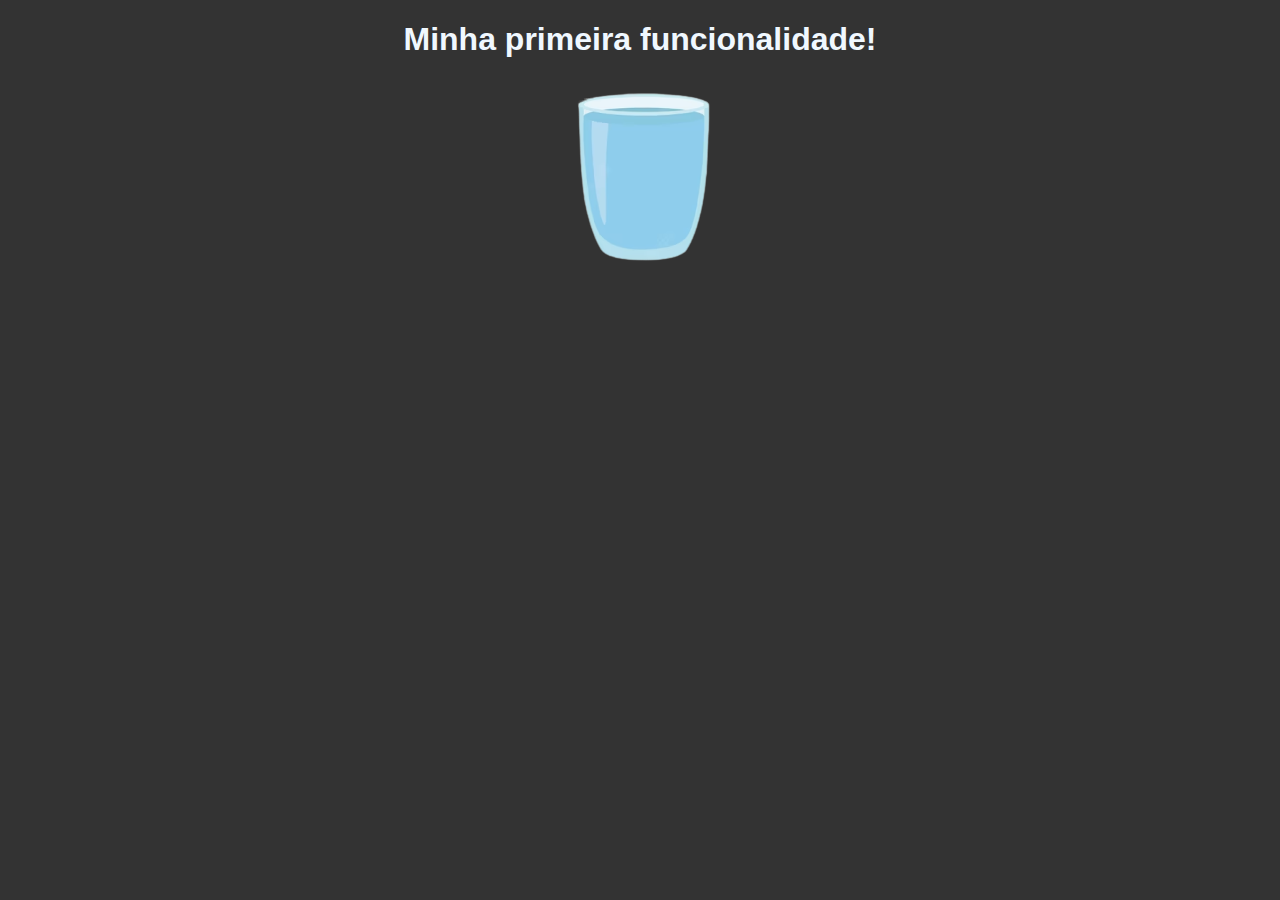
<file: Aula1/index.html>
<!DOCTYPE html>
<html lang="pt-br">
<head>
    <meta charset="UTF-8">
    <meta name="viewport" content="width=device-width, initial-scale=1.0">
    <title>Trabalhando com JS</title>
    <link rel="stylesheet" href="style.css">
    <script src="script.js" defer></script>
</head>
<body>
    <h1>Minha primeira funcionalidade! </h1>
    <img id="copo" src="Copo-Cheio.png" onmouseenter="esvaziarCopo()" alt="ERRO">
</body>
</html>
</file>
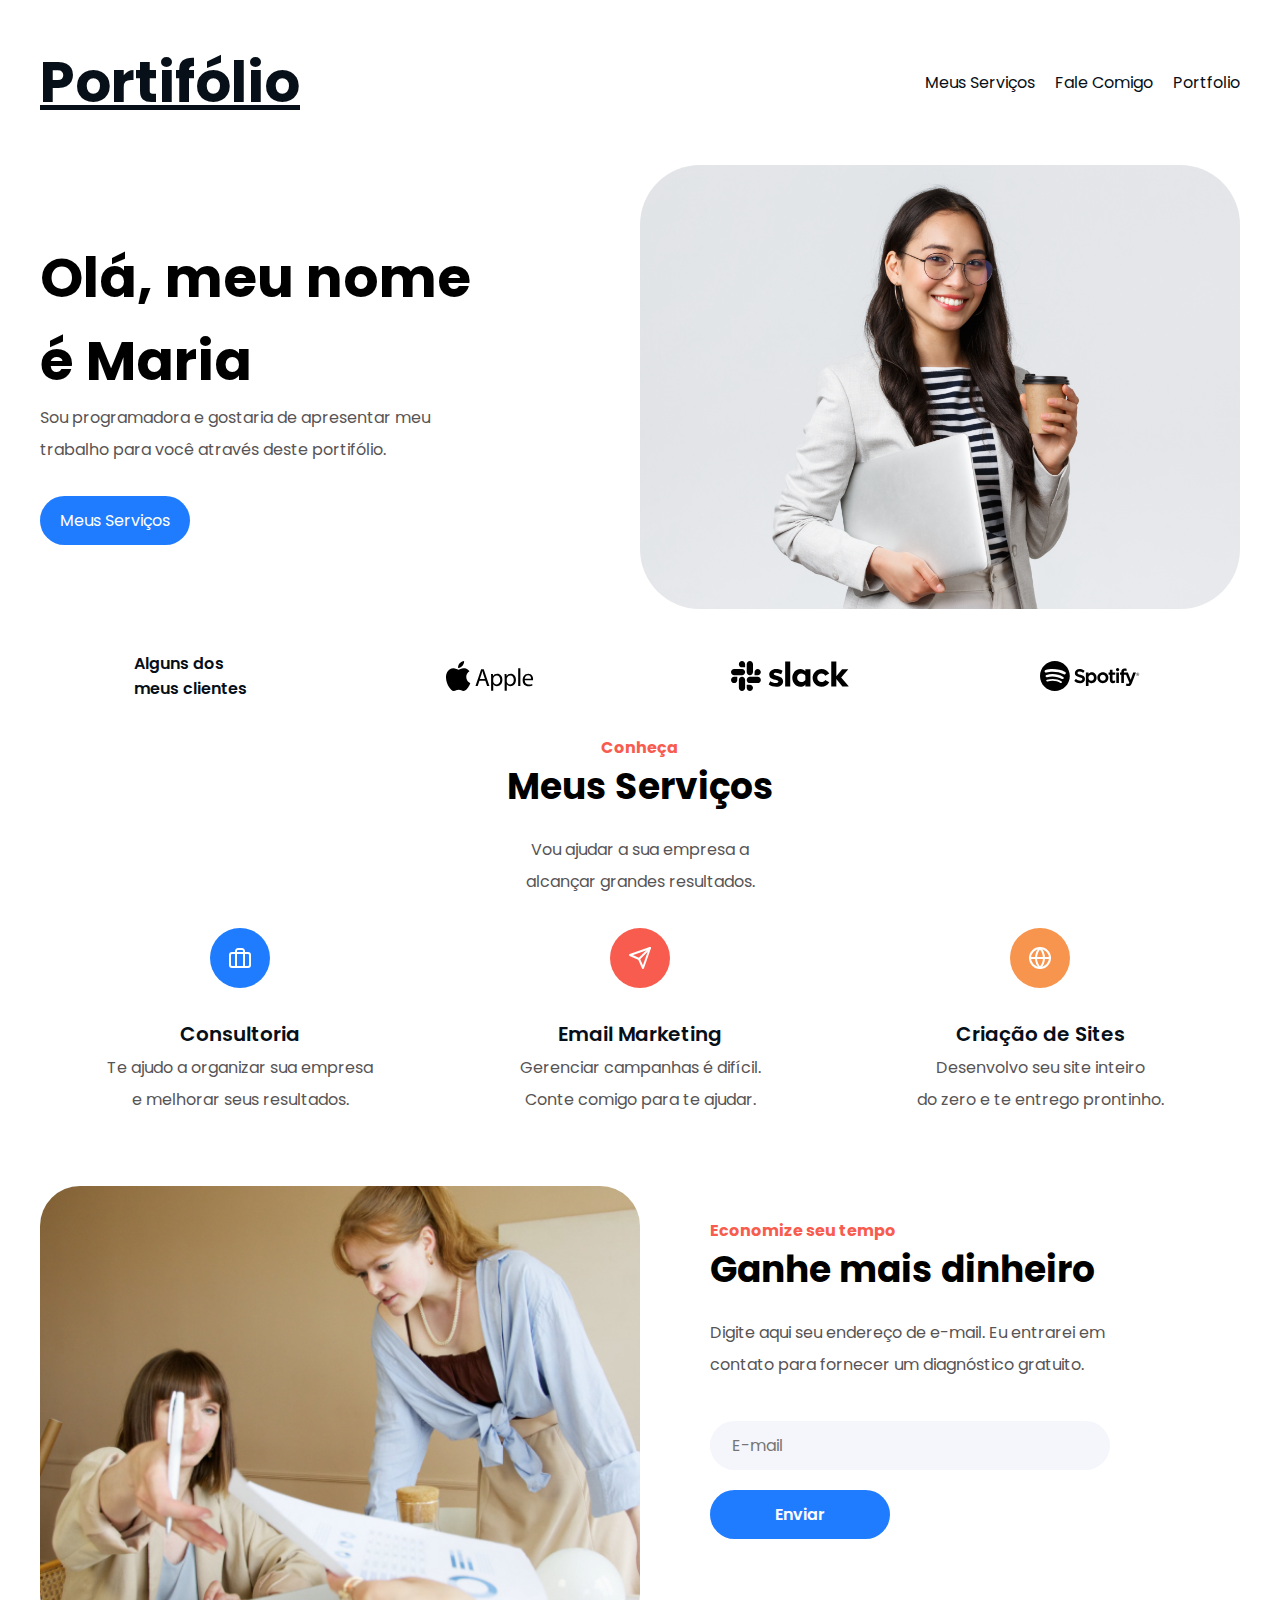
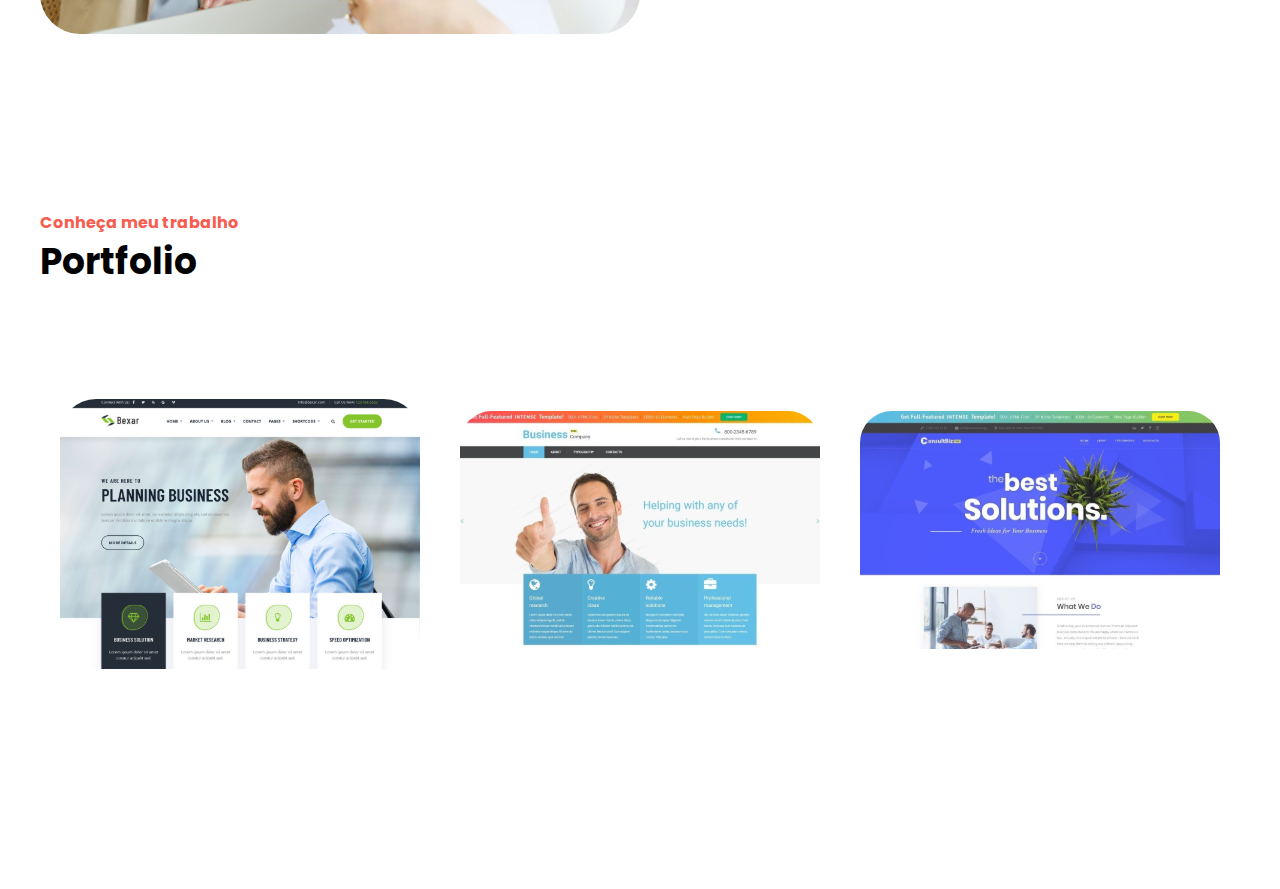
<file: Portifolio/index.html>
<!DOCTYPE html>
<html lang="pt-br">
<head>
    <meta charset="UTF-8">
    <meta name="viewport" content="width=device-width, initial-scale=1.0">
    <link rel="preconnect" href="https://fonts.gstatic.com" crossorigin>
    <link rel="preconnect" href="https://fonts.googleapis.com">
    <title>Portifólio</title>
    <link href="https://fonts.googleapis.com/css2?family=Poppins:wght@400;600;700&display=swap" rel="stylesheet">
    <link rel="stylesheet" href="css/style.css">
</head>
<body>
    <div class="container">
        <header>
            <h1>Portifólio </h1>
        </header>
        <nav>
            <ul>
                <li><a href="#services">Meus Serviços</a></li>
                <li><a href="#contact">Fale Comigo</a></li>
                <li><a href="#portifolioTitle">Portfolio</a></li>
            </ul>
        </nav>
    </div>
    <div class="container center" id="clients">
        <div id="headerCta">
            <h1>Olá, meu nome<br> é Maria</h1>
            <p>Sou programadora e gostaria de apresentar meu</p>
            <p>trabalho para você através deste portifólio.</p>
            <a href="#" id="btnCta">Meus Serviços</a>
        </div>
        <div id="headerImg">
            <img src="./img/maria.png" alt="">
        </div>
    </div>
    <div class="container center">
        <div class="card">
            <p>Alguns dos<br> meus clientes</p>
        </div>
        <div class="card">
            <img src="./img/apple.svg" alt="">
        </div>
        <div class="card">
            <img src="./img/slack.svg" alt="">
        </div>
        <div class="card">
            <img src="./img/spotify.svg" alt="">
        </div>
    </div>
    <div class="container center" >
        <div class="service" id="services">
            <h2 class="red">Conheça</h2>
            <h1 class="black">Meus Serviços</h1>
            <p>Vou ajudar a sua empresa a</p>
            <p>alcançar grandes resultados.</p>
        </div>
    </div>
    <div class="container center">
        <div class="services">
            <img src="./img/consult.svg" alt="">
            <p><strong>Consultoria</strong></p>
            <p>Te ajudo a organizar sua empresa</p>
            <p>e melhorar seus resultados.</p>
        </div>
        <div class="services">
            <img src="./img/email.svg" alt="">
            <p><strong>Email Marketing</strong></p>
            <p>Gerenciar campanhas é difícil.</p>
            <p>Conte comigo para te ajudar.</p>
        </div>
        <div class="services">
            <img src="./img/sites.svg" alt="">
            <p><strong>Criação de Sites</strong></p>
            <p>Desenvolvo seu site inteiro</p>
            <p>do zero e te entrego prontinho.</p>
        </div>
    </div>
    <div class="container center"  id="contact">
        <div class="contactImg" >
            <img src="./img/woman.jpg" alt="">
        </div>
        <div class="contactForm flex">
            <h2 class="red">Economize seu tempo</h2>
            <h1 class="black">Ganhe mais dinheiro</h1>
            <p>Digite aqui seu endereço de e-mail. Eu entrarei em</p>
            <p>contato para fornecer um diagnóstico gratuito.</p>

            <form action="https://formspree.io/f/xbjvyopy" method="post">
                <input id="email" type="email" name="email" id="email" required placeholder="E-mail">
                <input id="btn" type="submit" value="Enviar">
            </form>
        </div>

    </div>
    <div class="container">
    <div class="portifolioTitle flex" id="portifolioTitle">
        <h2 class="red">Conheça meu trabalho</h3>
        <h1 class="black">Portfolio</h1>
    </div>
    </div>
    <div class="container center">
        <div class="sites flex">
            <img src="./img/site1.svg" alt="">
        </div>
        <div class="sites">
            <img src="./img/site2.svg" alt="">
        </div>
        <div class="sites">
            <img src="./img/site3.svg" alt="">
        </div>
    </div>
</body>
</html>
</file>
<file: Aula1/style.css>
* {
    background-color: #333;
    color: aliceblue;
    font-family: Verdana, Geneva, Tahoma, sans-serif;
    text-align: center;
}
</file>
<file: Portifolio/css/style.css>
* {
    margin: 0;
    padding: 0;
    box-sizing: border-box;
    font-family: 'Poppins';

}

body {
   margin: auto;
   max-width: 1200px;
}

.container {
    display: grid;
    grid-auto-flow: column;
    grid-auto-columns: 1fr;
    justify-content: center;
}

header {
    color: #070F18;
    font-size: 28px;
    font-weight: 600;
    text-decoration-line: underline;
    margin-top: 40px;
    margin-bottom: 40px;
}

nav {
    text-align: center;
    font-size: 16px;
    font-weight: 400;
    display: flex;
    align-items: center;
    justify-content: flex-end;
}

nav ul {
    list-style: none;
    display: flex;
    gap: 20px;
    align-content: end;
}

nav ul li a {
    color: #070F18;
    text-decoration: none;
}

#headerCta h1{
    color: #000;
    font-size: 55px;
    font-weight: bold;
}

#headerCta p {
    color: #575455;
    font-size: 16px;
    font-style: normal;
    font-weight: 400;
    line-height: 32px;
}

#btnCta{
    color: #FFF;
    text-align: center;
    font-size: 16px;
    border-radius: 50px;
    background: #1F7CFF;
    padding: 12px 20px;
    text-decoration: none;
    margin-top: 30px;
    display: inline-block;
    
}

#headerImg img{
    width: 100%;
    border-radius: 60px;

}

.center {
    align-items: center;
}

.flex {
    display: flex;
    flex-direction: column;
    justify-content: center;
    align-items: center;
}

.card {
    display: flex;
    height: 120px;
    justify-content: center;
    align-items: center;
}

.card p {
    color: #070F18;
    font-size: 16px;
    font-weight: 600;
}

h2.red {
    color: #F75C4E;
    text-align: center;
    font-size: 16px;
    font-weight: 700;
    line-height: 24px;
}

h1.black {
    color: #000;
    text-align: center;
    font-size: 36px;
    font-weight: 700;
    line-height: 54px;
    margin-bottom: 20px;
}

.service {
    display: flex;
    flex-direction: column;
}

.service p {
    color: #575455;
    text-align: center;
    font-size: 16px;
    line-height: 32px;
}

.services {
    margin-top: 30px;
    display: flex;
    flex-direction: column;
    justify-content: center;
    align-items: center;
}

.services img {
    margin-bottom: 30px;
}

.services p > strong {
    margin-bottom: 10px;
    color: #070F18;
    font-size: 20px;
    font-weight: 600;
}

.services p {
    color: #575455;
    text-align: center;
    font-size: 16px;
    line-height: 32px; /* 200% */
}

.contactImg {
    margin-top: 70px;
}

.contactImg img {
    width: 100%;
    border-radius: 40px;
}

.contactForm {
    align-items: flex-start;
    margin-left: 70px;
}

.contactForm p {
    color: #575455;
    font-size: 16px;
    line-height: 32px
}

form {
    display: flex;
    flex-direction: column  ;
}

#email {
    border-radius: 50px;
    background: #F5F6FB;
    color: #575455;
    font-size: 16px;
    width: 400px;
    padding: 12px 22px;
    margin-top: 40px;
    border: none;
}

#btn {
    border-radius: 50px;
    background: #1F7CFF;
    width: 180px;
    padding: 12px;
    text-align: center;
    color: #FFF;
    font-size: 16px;
    font-weight: 600;
    border: none;
    margin-top: 20px;
    cursor: pointer;
    transition: all .3s;
}

#btn:hover {
    background: #033a86;
    box-shadow: 2px 7px 7px rgba(0, 0, 0, 0.288);
    transform: scale(1.2);
}

.portifolioTitle {
    align-items: flex-start;
    margin-top: 170px;
    margin-bottom: 70px;

}

.sites {
    margin-bottom: 200px;
}

.sites img {
    padding: 20px;
    width: 100%;
}
</file>
